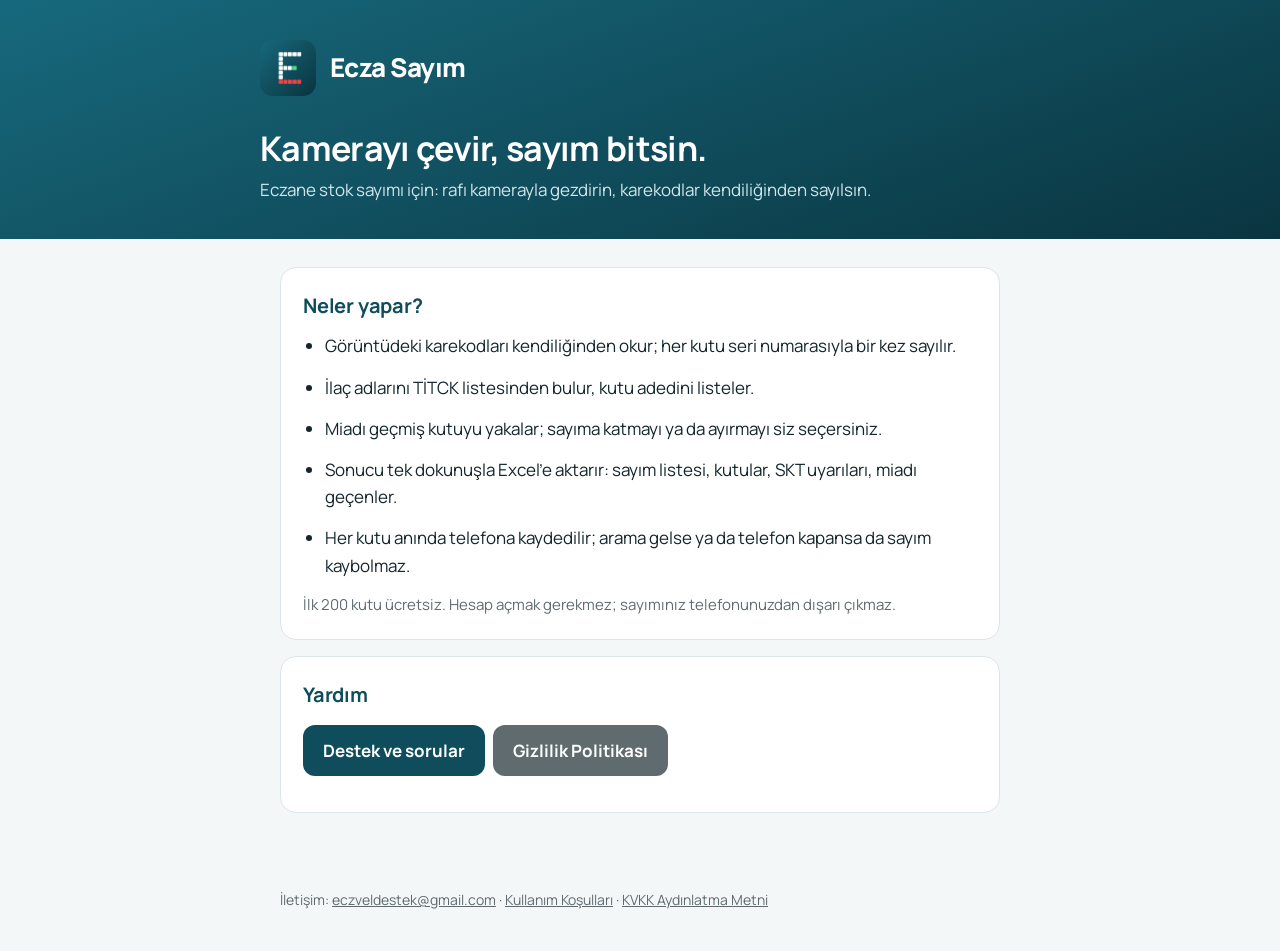
<file: index.html>
<!doctype html>
<html lang="tr">
<head>
<meta charset="utf-8">
<meta name="viewport" content="width=device-width, initial-scale=1">
<title>Ecza Sayım</title>
<meta name="description" content="Eczane stok sayımı: kamerayı rafa tutun, karekodlar kendiliğinden sayılsın, sonucu Excel'e aktarın.">
<link rel="icon" href="simge.png">
<link rel="preconnect" href="https://fonts.googleapis.com">
<link href="https://fonts.googleapis.com/css2?family=Manrope:wght@500;700;800&display=swap" rel="stylesheet">
<link rel="stylesheet" href="stil.css">
</head>
<body>
<header>
  <div class="ic">
    <a href="./"><img src="simge.png" alt=""><span class="ad">Ecza Sayım</span></a>
    <h1>Kamerayı çevir, sayım bitsin.</h1>
    <p>Eczane stok sayımı için: rafı kamerayla gezdirin, karekodlar kendiliğinden sayılsın.</p>
  </div>
</header>
<main>
  <section>
    <h2>Neler yapar?</h2>
    <ul>
      <li>Görüntüdeki karekodları kendiliğinden okur; her kutu seri numarasıyla bir kez sayılır.</li>
      <li>İlaç adlarını TİTCK listesinden bulur, kutu adedini listeler.</li>
      <li>Miadı geçmiş kutuyu yakalar; sayıma katmayı ya da ayırmayı siz seçersiniz.</li>
      <li>Sonucu tek dokunuşla Excel'e aktarır: sayım listesi, kutular, SKT uyarıları, miadı geçenler.</li>
      <li>Her kutu anında telefona kaydedilir; arama gelse ya da telefon kapansa da sayım kaybolmaz.</li>
    </ul>
    <p class="not">İlk 200 kutu ücretsiz. Hesap açmak gerekmez; sayımınız telefonunuzdan dışarı çıkmaz.</p>
  </section>
  <section>
    <h2>Yardım</h2>
    <p><a class="dugme" href="destek.html">Destek ve sorular</a><a class="dugme" href="gizlilik.html" style="background:#5F6B6E">Gizlilik Politikası</a></p>
  </section>
</main>
<footer>İletişim: <a href="mailto:eczveldestek@gmail.com">eczveldestek@gmail.com</a> · <a href="kosullar.html">Kullanım Koşulları</a> · <a href="aydinlatma.html">KVKK Aydınlatma Metni</a></footer>
</body>
</html>
</file>
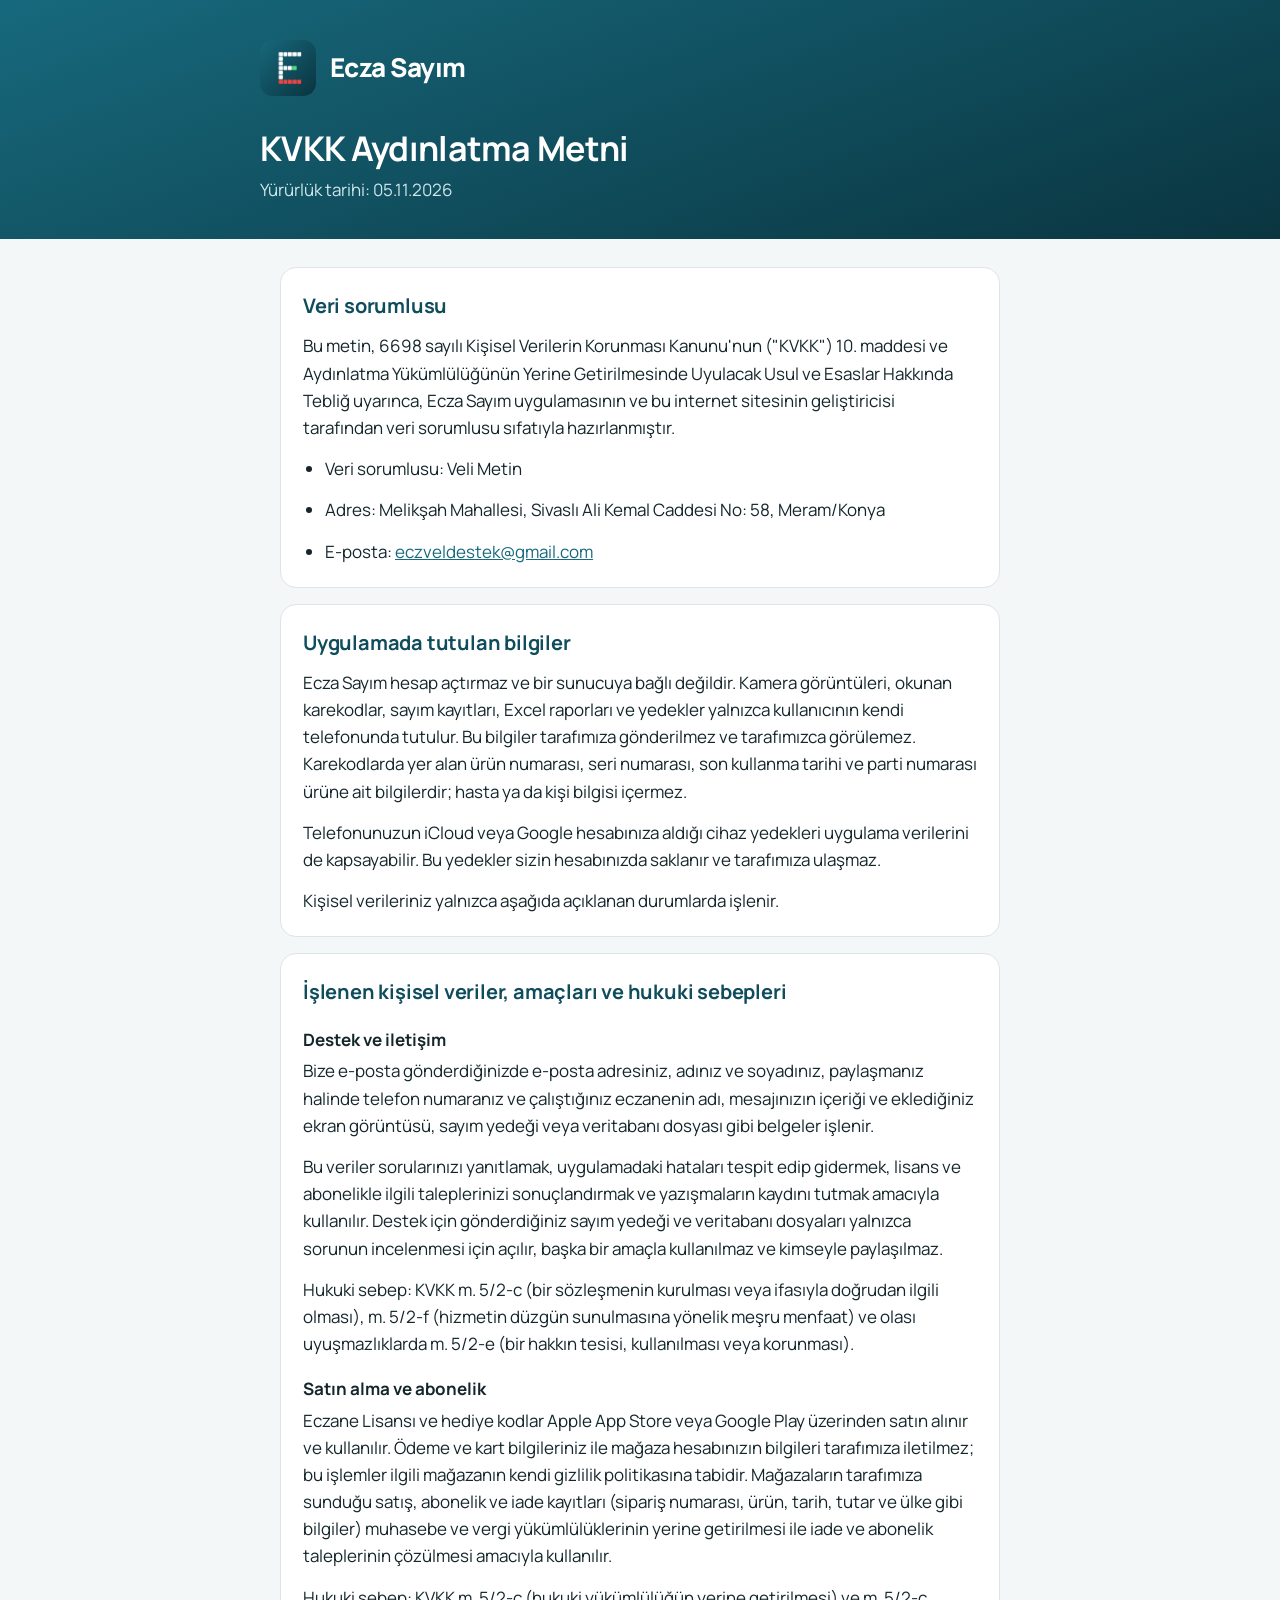
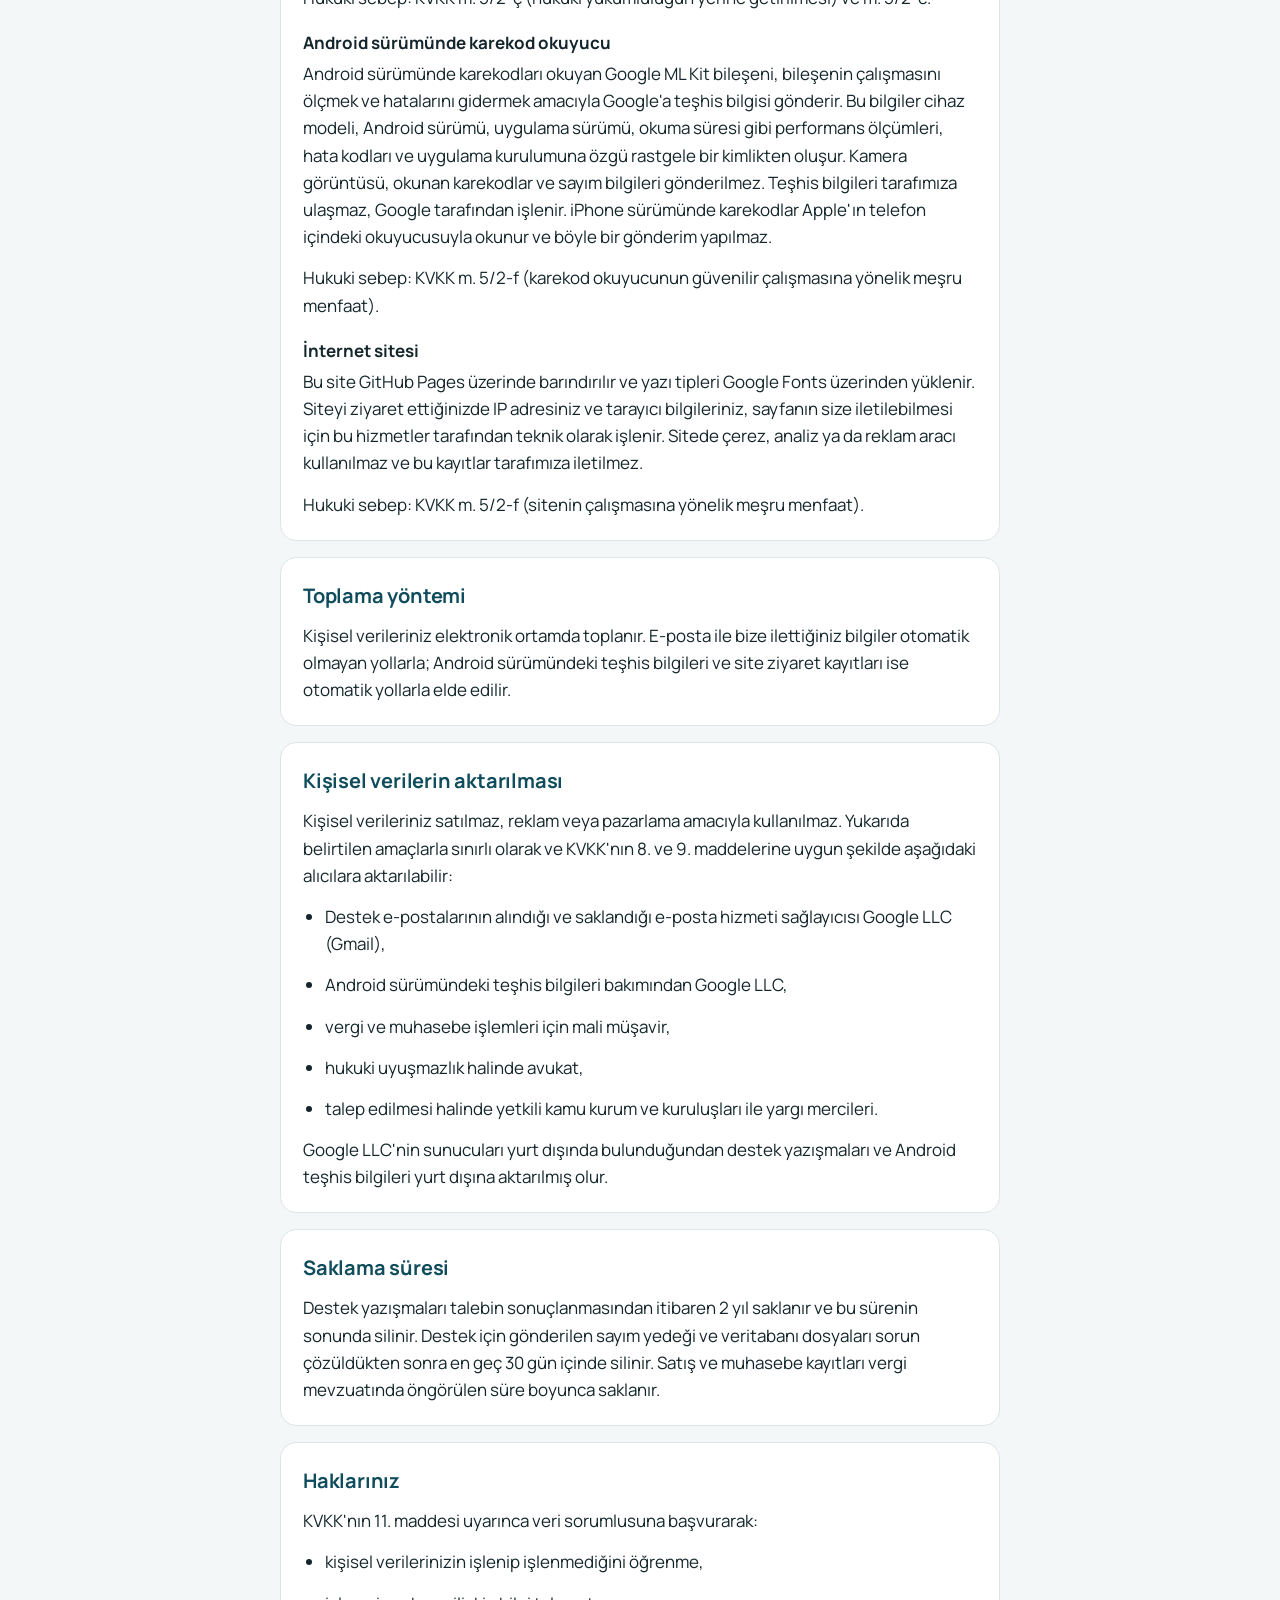
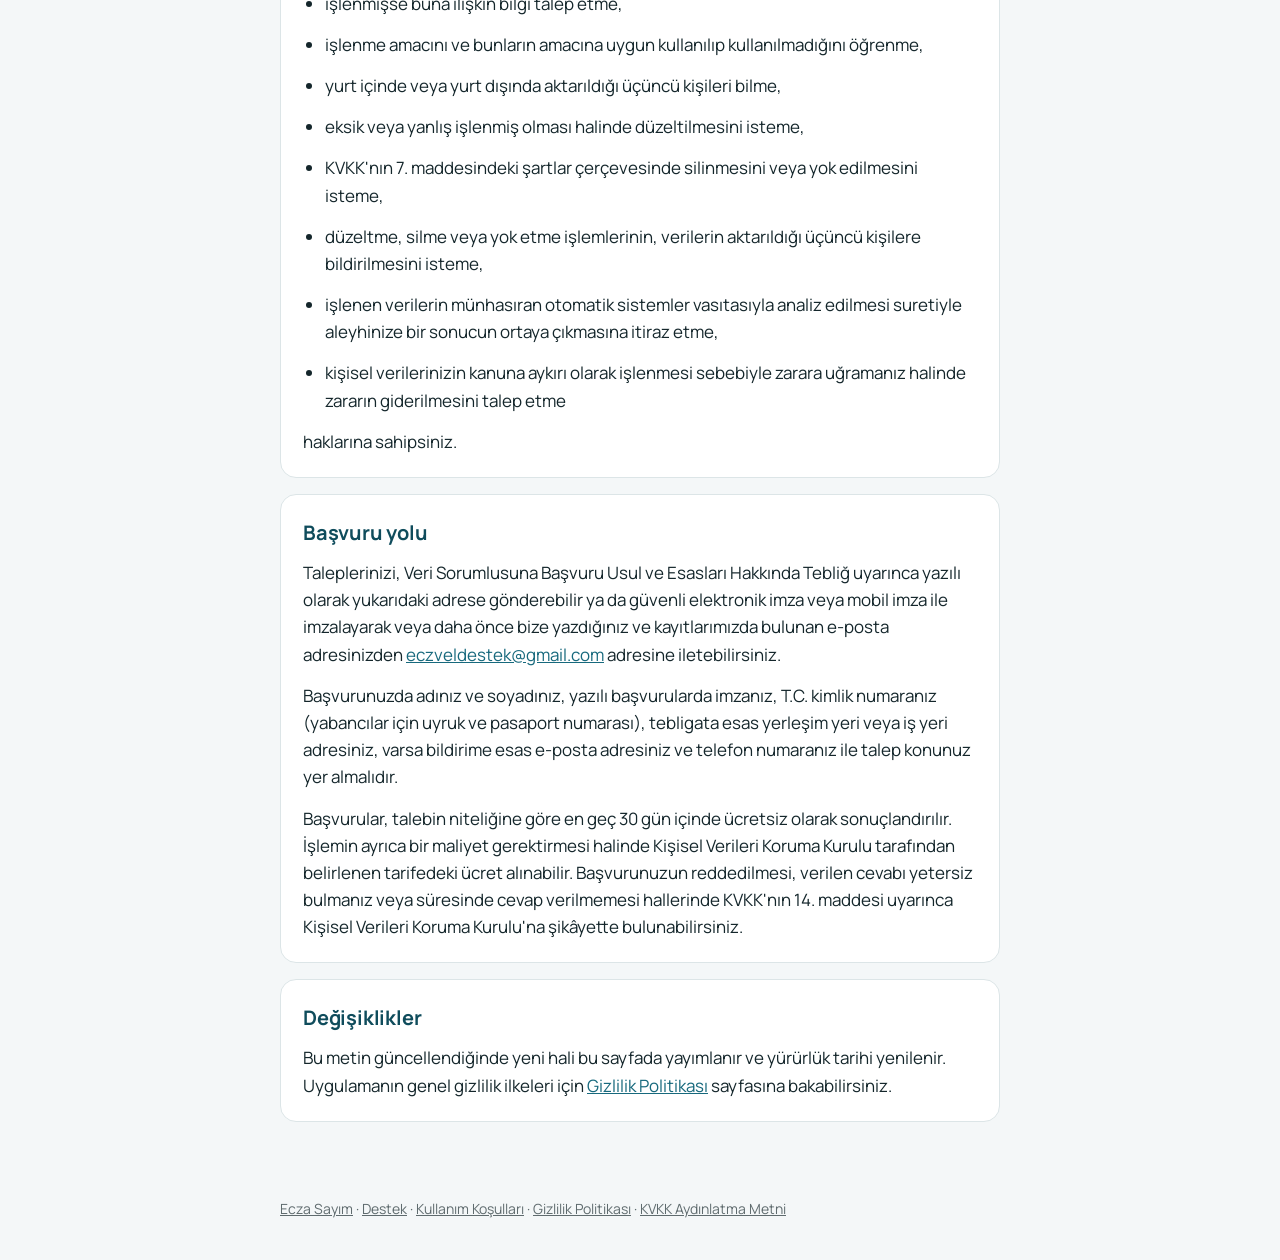
<file: aydinlatma.html>
<!doctype html>
<html lang="tr">
<head>
<meta charset="utf-8">
<meta name="viewport" content="width=device-width, initial-scale=1">
<title>KVKK Aydınlatma Metni · Ecza Sayım</title>
<meta name="description" content="Ecza Sayım uygulaması ve internet sitesi için 6698 sayılı Kişisel Verilerin Korunması Kanunu kapsamında aydınlatma metni.">
<link rel="icon" href="simge.png">
<link rel="preconnect" href="https://fonts.googleapis.com">
<link href="https://fonts.googleapis.com/css2?family=Manrope:wght@500;700;800&display=swap" rel="stylesheet">
<link rel="stylesheet" href="stil.css">
</head>
<body>
<header>
  <div class="ic">
    <a href="./"><img src="simge.png" alt=""><span class="ad">Ecza Sayım</span></a>
    <h1>KVKK Aydınlatma Metni</h1>
    <p>Yürürlük tarihi: 05.11.2026</p>
  </div>
</header>
<main>
  <section>
    <h2>Veri sorumlusu</h2>
    <p>Bu metin, 6698 sayılı Kişisel Verilerin Korunması Kanunu'nun ("KVKK") 10. maddesi ve Aydınlatma Yükümlülüğünün Yerine Getirilmesinde Uyulacak Usul ve Esaslar Hakkında Tebliğ uyarınca, Ecza Sayım uygulamasının ve bu internet sitesinin geliştiricisi tarafından veri sorumlusu sıfatıyla hazırlanmıştır.</p>
    <ul>
      <li>Veri sorumlusu: Veli Metin</li>
      <li>Adres: Melikşah Mahallesi, Sivaslı Ali Kemal Caddesi No: 58, Meram/Konya</li>
      <li>E-posta: <a href="mailto:eczveldestek@gmail.com">eczveldestek@gmail.com</a></li>
    </ul>
  </section>

  <section>
    <h2>Uygulamada tutulan bilgiler</h2>
    <p>Ecza Sayım hesap açtırmaz ve bir sunucuya bağlı değildir. Kamera görüntüleri, okunan karekodlar, sayım kayıtları, Excel raporları ve yedekler yalnızca kullanıcının kendi telefonunda tutulur. Bu bilgiler tarafımıza gönderilmez ve tarafımızca görülemez. Karekodlarda yer alan ürün numarası, seri numarası, son kullanma tarihi ve parti numarası ürüne ait bilgilerdir; hasta ya da kişi bilgisi içermez.</p>
    <p>Telefonunuzun iCloud veya Google hesabınıza aldığı cihaz yedekleri uygulama verilerini de kapsayabilir. Bu yedekler sizin hesabınızda saklanır ve tarafımıza ulaşmaz.</p>
    <p>Kişisel verileriniz yalnızca aşağıda açıklanan durumlarda işlenir.</p>
  </section>

  <section>
    <h2>İşlenen kişisel veriler, amaçları ve hukuki sebepleri</h2>

    <h3>Destek ve iletişim</h3>
    <p>Bize e-posta gönderdiğinizde e-posta adresiniz, adınız ve soyadınız, paylaşmanız halinde telefon numaranız ve çalıştığınız eczanenin adı, mesajınızın içeriği ve eklediğiniz ekran görüntüsü, sayım yedeği veya veritabanı dosyası gibi belgeler işlenir.</p>
    <p>Bu veriler sorularınızı yanıtlamak, uygulamadaki hataları tespit edip gidermek, lisans ve abonelikle ilgili taleplerinizi sonuçlandırmak ve yazışmaların kaydını tutmak amacıyla kullanılır. Destek için gönderdiğiniz sayım yedeği ve veritabanı dosyaları yalnızca sorunun incelenmesi için açılır, başka bir amaçla kullanılmaz ve kimseyle paylaşılmaz.</p>
    <p>Hukuki sebep: KVKK m. 5/2-c (bir sözleşmenin kurulması veya ifasıyla doğrudan ilgili olması), m. 5/2-f (hizmetin düzgün sunulmasına yönelik meşru menfaat) ve olası uyuşmazlıklarda m. 5/2-e (bir hakkın tesisi, kullanılması veya korunması).</p>

    <h3>Satın alma ve abonelik</h3>
    <p>Eczane Lisansı ve hediye kodlar Apple App Store veya Google Play üzerinden satın alınır ve kullanılır. Ödeme ve kart bilgileriniz ile mağaza hesabınızın bilgileri tarafımıza iletilmez; bu işlemler ilgili mağazanın kendi gizlilik politikasına tabidir. Mağazaların tarafımıza sunduğu satış, abonelik ve iade kayıtları (sipariş numarası, ürün, tarih, tutar ve ülke gibi bilgiler) muhasebe ve vergi yükümlülüklerinin yerine getirilmesi ile iade ve abonelik taleplerinin çözülmesi amacıyla kullanılır.</p>
    <p>Hukuki sebep: KVKK m. 5/2-ç (hukuki yükümlülüğün yerine getirilmesi) ve m. 5/2-c.</p>

    <h3>Android sürümünde karekod okuyucu</h3>
    <p>Android sürümünde karekodları okuyan Google ML Kit bileşeni, bileşenin çalışmasını ölçmek ve hatalarını gidermek amacıyla Google'a teşhis bilgisi gönderir. Bu bilgiler cihaz modeli, Android sürümü, uygulama sürümü, okuma süresi gibi performans ölçümleri, hata kodları ve uygulama kurulumuna özgü rastgele bir kimlikten oluşur. Kamera görüntüsü, okunan karekodlar ve sayım bilgileri gönderilmez. Teşhis bilgileri tarafımıza ulaşmaz, Google tarafından işlenir. iPhone sürümünde karekodlar Apple'ın telefon içindeki okuyucusuyla okunur ve böyle bir gönderim yapılmaz.</p>
    <p>Hukuki sebep: KVKK m. 5/2-f (karekod okuyucunun güvenilir çalışmasına yönelik meşru menfaat).</p>

    <h3>İnternet sitesi</h3>
    <p>Bu site GitHub Pages üzerinde barındırılır ve yazı tipleri Google Fonts üzerinden yüklenir. Siteyi ziyaret ettiğinizde IP adresiniz ve tarayıcı bilgileriniz, sayfanın size iletilebilmesi için bu hizmetler tarafından teknik olarak işlenir. Sitede çerez, analiz ya da reklam aracı kullanılmaz ve bu kayıtlar tarafımıza iletilmez.</p>
    <p>Hukuki sebep: KVKK m. 5/2-f (sitenin çalışmasına yönelik meşru menfaat).</p>
  </section>

  <section>
    <h2>Toplama yöntemi</h2>
    <p>Kişisel verileriniz elektronik ortamda toplanır. E-posta ile bize ilettiğiniz bilgiler otomatik olmayan yollarla; Android sürümündeki teşhis bilgileri ve site ziyaret kayıtları ise otomatik yollarla elde edilir.</p>
  </section>

  <section>
    <h2>Kişisel verilerin aktarılması</h2>
    <p>Kişisel verileriniz satılmaz, reklam veya pazarlama amacıyla kullanılmaz. Yukarıda belirtilen amaçlarla sınırlı olarak ve KVKK'nın 8. ve 9. maddelerine uygun şekilde aşağıdaki alıcılara aktarılabilir:</p>
    <ul>
      <li>Destek e-postalarının alındığı ve saklandığı e-posta hizmeti sağlayıcısı Google LLC (Gmail),</li>
      <li>Android sürümündeki teşhis bilgileri bakımından Google LLC,</li>
      <li>vergi ve muhasebe işlemleri için mali müşavir,</li>
      <li>hukuki uyuşmazlık halinde avukat,</li>
      <li>talep edilmesi halinde yetkili kamu kurum ve kuruluşları ile yargı mercileri.</li>
    </ul>
    <p>Google LLC'nin sunucuları yurt dışında bulunduğundan destek yazışmaları ve Android teşhis bilgileri yurt dışına aktarılmış olur.</p>
  </section>

  <section>
    <h2>Saklama süresi</h2>
    <p>Destek yazışmaları talebin sonuçlanmasından itibaren 2 yıl saklanır ve bu sürenin sonunda silinir. Destek için gönderilen sayım yedeği ve veritabanı dosyaları sorun çözüldükten sonra en geç 30 gün içinde silinir. Satış ve muhasebe kayıtları vergi mevzuatında öngörülen süre boyunca saklanır.</p>
  </section>

  <section>
    <h2>Haklarınız</h2>
    <p>KVKK'nın 11. maddesi uyarınca veri sorumlusuna başvurarak:</p>
    <ul>
      <li>kişisel verilerinizin işlenip işlenmediğini öğrenme,</li>
      <li>işlenmişse buna ilişkin bilgi talep etme,</li>
      <li>işlenme amacını ve bunların amacına uygun kullanılıp kullanılmadığını öğrenme,</li>
      <li>yurt içinde veya yurt dışında aktarıldığı üçüncü kişileri bilme,</li>
      <li>eksik veya yanlış işlenmiş olması halinde düzeltilmesini isteme,</li>
      <li>KVKK'nın 7. maddesindeki şartlar çerçevesinde silinmesini veya yok edilmesini isteme,</li>
      <li>düzeltme, silme veya yok etme işlemlerinin, verilerin aktarıldığı üçüncü kişilere bildirilmesini isteme,</li>
      <li>işlenen verilerin münhasıran otomatik sistemler vasıtasıyla analiz edilmesi suretiyle aleyhinize bir sonucun ortaya çıkmasına itiraz etme,</li>
      <li>kişisel verilerinizin kanuna aykırı olarak işlenmesi sebebiyle zarara uğramanız halinde zararın giderilmesini talep etme</li>
    </ul>
    <p>haklarına sahipsiniz.</p>
  </section>

  <section>
    <h2>Başvuru yolu</h2>
    <p>Taleplerinizi, Veri Sorumlusuna Başvuru Usul ve Esasları Hakkında Tebliğ uyarınca yazılı olarak yukarıdaki adrese gönderebilir ya da güvenli elektronik imza veya mobil imza ile imzalayarak veya daha önce bize yazdığınız ve kayıtlarımızda bulunan e-posta adresinizden <a href="mailto:eczveldestek@gmail.com">eczveldestek@gmail.com</a> adresine iletebilirsiniz.</p>
    <p>Başvurunuzda adınız ve soyadınız, yazılı başvurularda imzanız, T.C. kimlik numaranız (yabancılar için uyruk ve pasaport numarası), tebligata esas yerleşim yeri veya iş yeri adresiniz, varsa bildirime esas e-posta adresiniz ve telefon numaranız ile talep konunuz yer almalıdır.</p>
    <p>Başvurular, talebin niteliğine göre en geç 30 gün içinde ücretsiz olarak sonuçlandırılır. İşlemin ayrıca bir maliyet gerektirmesi halinde Kişisel Verileri Koruma Kurulu tarafından belirlenen tarifedeki ücret alınabilir. Başvurunuzun reddedilmesi, verilen cevabı yetersiz bulmanız veya süresinde cevap verilmemesi hallerinde KVKK'nın 14. maddesi uyarınca Kişisel Verileri Koruma Kurulu'na şikâyette bulunabilirsiniz.</p>
  </section>

  <section>
    <h2>Değişiklikler</h2>
    <p>Bu metin güncellendiğinde yeni hali bu sayfada yayımlanır ve yürürlük tarihi yenilenir. Uygulamanın genel gizlilik ilkeleri için <a href="gizlilik.html">Gizlilik Politikası</a> sayfasına bakabilirsiniz.</p>
  </section>
</main>
<footer><a href="./">Ecza Sayım</a> · <a href="destek.html">Destek</a> · <a href="kosullar.html">Kullanım Koşulları</a> · <a href="gizlilik.html">Gizlilik Politikası</a> · <a href="aydinlatma.html">KVKK Aydınlatma Metni</a></footer>
</body>
</html>
</file>
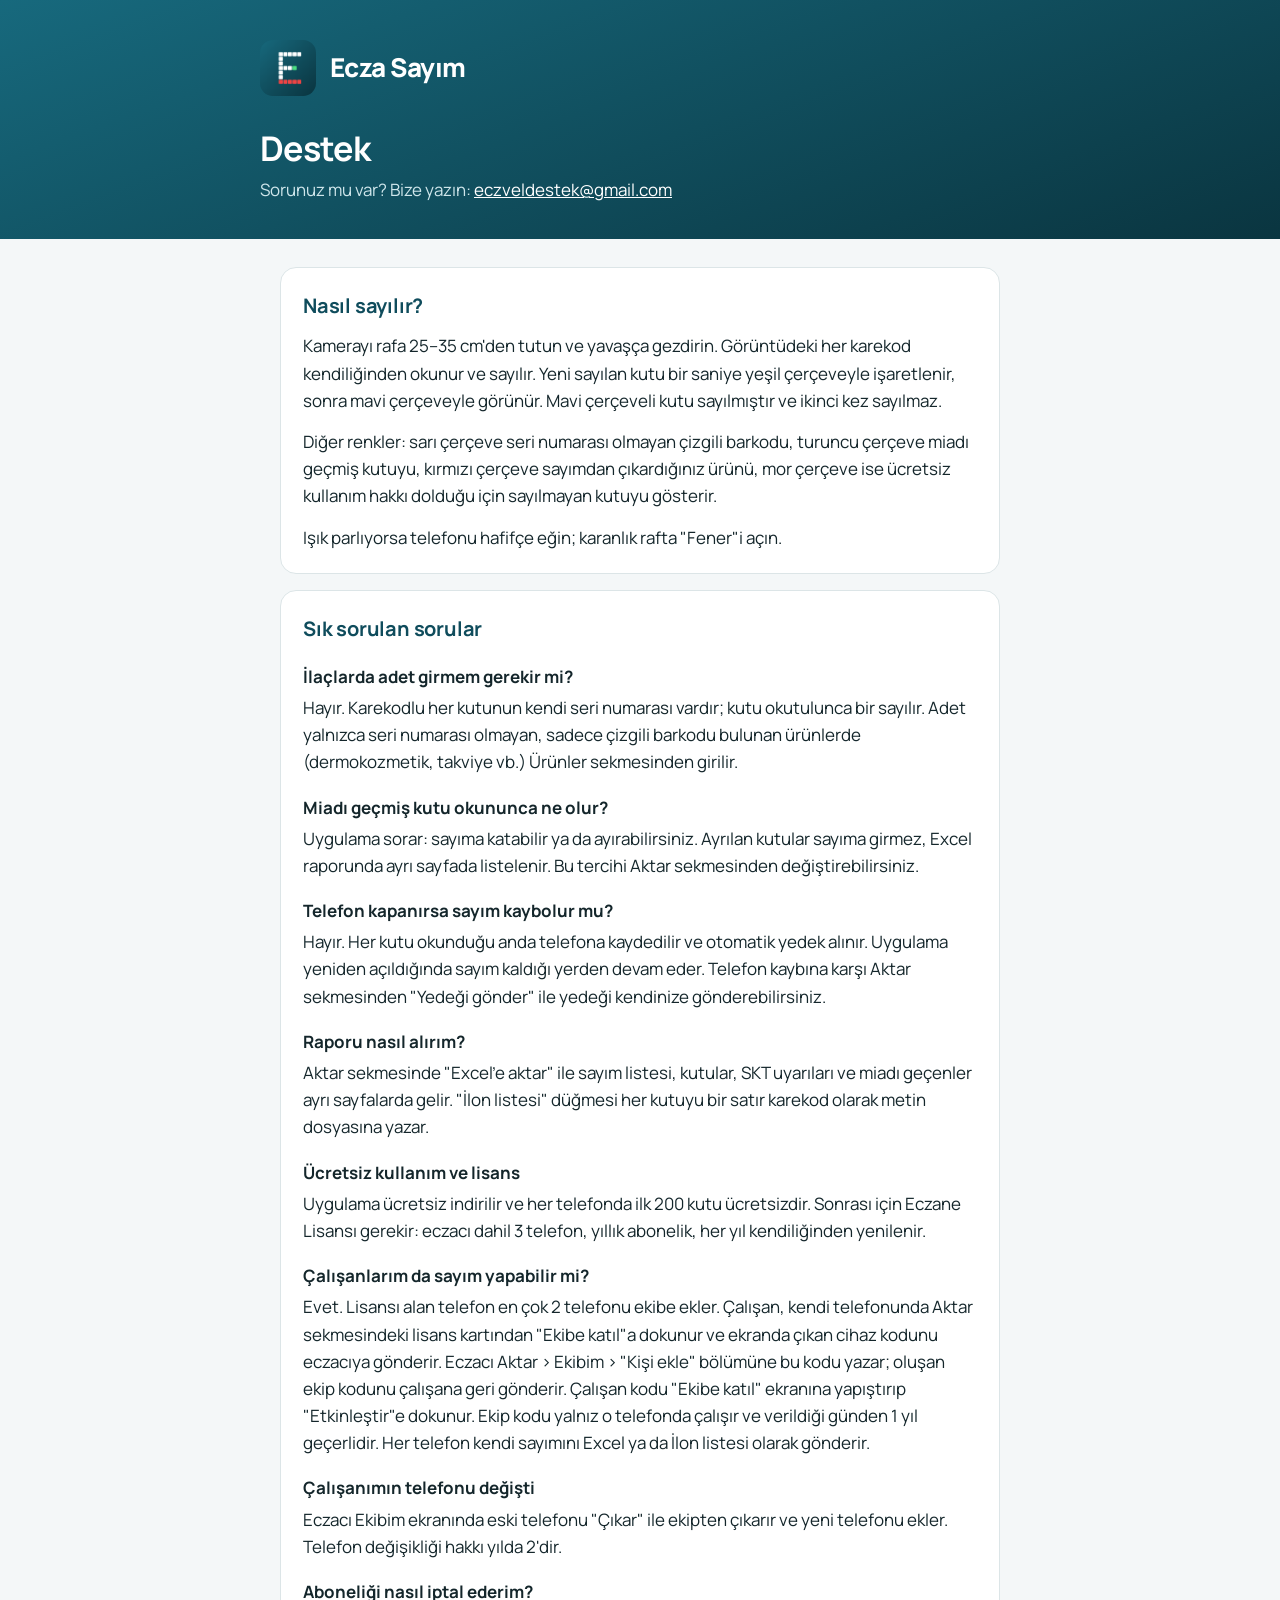
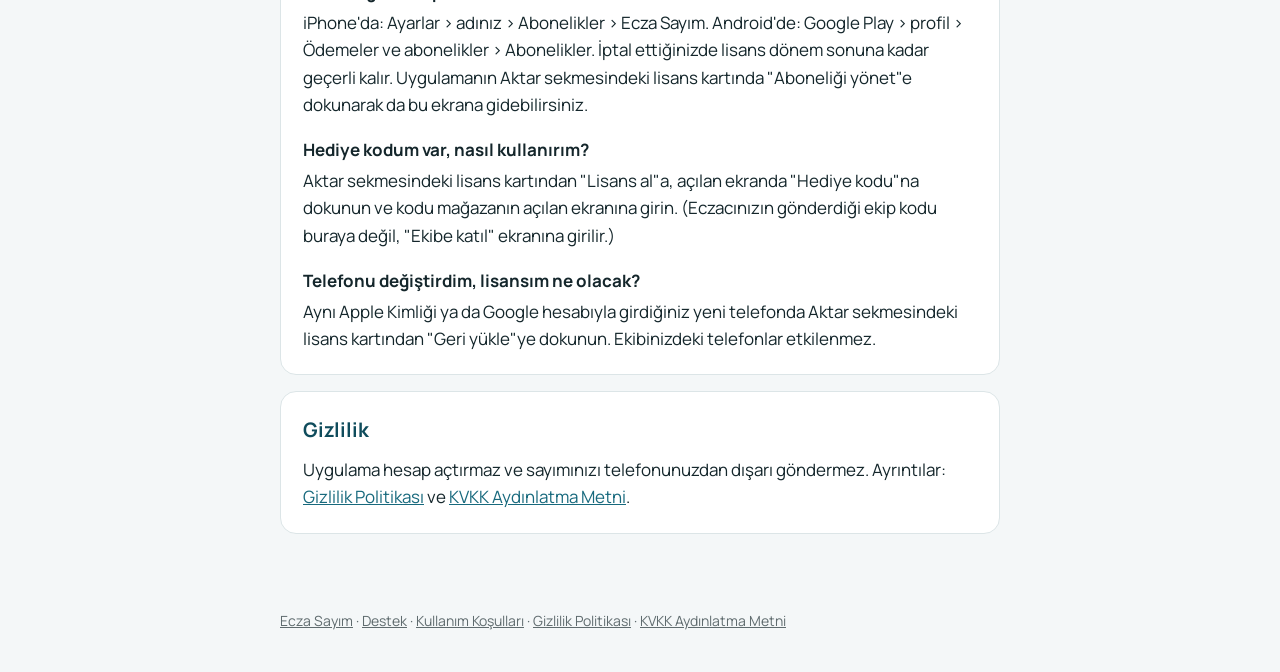
<file: destek.html>
<!doctype html>
<html lang="tr">
<head>
<meta charset="utf-8">
<meta name="viewport" content="width=device-width, initial-scale=1">
<title>Destek · Ecza Sayım</title>
<meta name="description" content="Ecza Sayım destek ve sık sorulan sorular.">
<link rel="icon" href="simge.png">
<link rel="preconnect" href="https://fonts.googleapis.com">
<link href="https://fonts.googleapis.com/css2?family=Manrope:wght@500;700;800&display=swap" rel="stylesheet">
<link rel="stylesheet" href="stil.css">
</head>
<body>
<header>
  <div class="ic">
    <a href="./"><img src="simge.png" alt=""><span class="ad">Ecza Sayım</span></a>
    <h1>Destek</h1>
    <p>Sorunuz mu var? Bize yazın: <a href="mailto:eczveldestek@gmail.com" style="text-decoration:underline">eczveldestek@gmail.com</a></p>
  </div>
</header>
<main>
  <section>
    <h2>Nasıl sayılır?</h2>
    <p>Kamerayı rafa 25–35 cm'den tutun ve yavaşça gezdirin. Görüntüdeki her karekod kendiliğinden okunur ve sayılır. Yeni sayılan kutu bir saniye yeşil çerçeveyle işaretlenir, sonra mavi çerçeveyle görünür. Mavi çerçeveli kutu sayılmıştır ve ikinci kez sayılmaz.</p>
    <p>Diğer renkler: sarı çerçeve seri numarası olmayan çizgili barkodu, turuncu çerçeve miadı geçmiş kutuyu, kırmızı çerçeve sayımdan çıkardığınız ürünü, mor çerçeve ise ücretsiz kullanım hakkı dolduğu için sayılmayan kutuyu gösterir.</p>
    <p>Işık parlıyorsa telefonu hafifçe eğin; karanlık rafta "Fener"i açın.</p>
  </section>

  <section>
    <h2>Sık sorulan sorular</h2>
    <h3>İlaçlarda adet girmem gerekir mi?</h3>
    <p>Hayır. Karekodlu her kutunun kendi seri numarası vardır; kutu okutulunca bir sayılır. Adet yalnızca seri numarası olmayan, sadece çizgili barkodu bulunan ürünlerde (dermokozmetik, takviye vb.) Ürünler sekmesinden girilir.</p>
    <h3>Miadı geçmiş kutu okununca ne olur?</h3>
    <p>Uygulama sorar: sayıma katabilir ya da ayırabilirsiniz. Ayrılan kutular sayıma girmez, Excel raporunda ayrı sayfada listelenir. Bu tercihi Aktar sekmesinden değiştirebilirsiniz.</p>
    <h3>Telefon kapanırsa sayım kaybolur mu?</h3>
    <p>Hayır. Her kutu okunduğu anda telefona kaydedilir ve otomatik yedek alınır. Uygulama yeniden açıldığında sayım kaldığı yerden devam eder. Telefon kaybına karşı Aktar sekmesinden "Yedeği gönder" ile yedeği kendinize gönderebilirsiniz.</p>
    <h3>Raporu nasıl alırım?</h3>
    <p>Aktar sekmesinde "Excel'e aktar" ile sayım listesi, kutular, SKT uyarıları ve miadı geçenler ayrı sayfalarda gelir. "İlon listesi" düğmesi her kutuyu bir satır karekod olarak metin dosyasına yazar.</p>
    <h3>Ücretsiz kullanım ve lisans</h3>
    <p>Uygulama ücretsiz indirilir ve her telefonda ilk 200 kutu ücretsizdir. Sonrası için Eczane Lisansı gerekir: eczacı dahil 3 telefon, yıllık abonelik, her yıl kendiliğinden yenilenir.</p>
    <h3>Çalışanlarım da sayım yapabilir mi?</h3>
    <p>Evet. Lisansı alan telefon en çok 2 telefonu ekibe ekler. Çalışan, kendi telefonunda Aktar sekmesindeki lisans kartından "Ekibe katıl"a dokunur ve ekranda çıkan cihaz kodunu eczacıya gönderir. Eczacı Aktar › Ekibim › "Kişi ekle" bölümüne bu kodu yazar; oluşan ekip kodunu çalışana geri gönderir. Çalışan kodu "Ekibe katıl" ekranına yapıştırıp "Etkinleştir"e dokunur. Ekip kodu yalnız o telefonda çalışır ve verildiği günden 1 yıl geçerlidir. Her telefon kendi sayımını Excel ya da İlon listesi olarak gönderir.</p>
    <h3>Çalışanımın telefonu değişti</h3>
    <p>Eczacı Ekibim ekranında eski telefonu "Çıkar" ile ekipten çıkarır ve yeni telefonu ekler. Telefon değişikliği hakkı yılda 2'dir.</p>
    <h3>Aboneliği nasıl iptal ederim?</h3>
    <p>iPhone'da: Ayarlar › adınız › Abonelikler › Ecza Sayım. Android'de: Google Play › profil › Ödemeler ve abonelikler › Abonelikler. İptal ettiğinizde lisans dönem sonuna kadar geçerli kalır. Uygulamanın Aktar sekmesindeki lisans kartında "Aboneliği yönet"e dokunarak da bu ekrana gidebilirsiniz.</p>
    <h3>Hediye kodum var, nasıl kullanırım?</h3>
    <p>Aktar sekmesindeki lisans kartından "Lisans al"a, açılan ekranda "Hediye kodu"na dokunun ve kodu mağazanın açılan ekranına girin. (Eczacınızın gönderdiği ekip kodu buraya değil, "Ekibe katıl" ekranına girilir.)</p>
    <h3>Telefonu değiştirdim, lisansım ne olacak?</h3>
    <p>Aynı Apple Kimliği ya da Google hesabıyla girdiğiniz yeni telefonda Aktar sekmesindeki lisans kartından "Geri yükle"ye dokunun. Ekibinizdeki telefonlar etkilenmez.</p>
  </section>

  <section>
    <h2>Gizlilik</h2>
    <p>Uygulama hesap açtırmaz ve sayımınızı telefonunuzdan dışarı göndermez. Ayrıntılar: <a href="gizlilik.html">Gizlilik Politikası</a> ve <a href="aydinlatma.html">KVKK Aydınlatma Metni</a>.</p>
  </section>
</main>
<footer><a href="./">Ecza Sayım</a> · <a href="destek.html">Destek</a> · <a href="kosullar.html">Kullanım Koşulları</a> · <a href="gizlilik.html">Gizlilik Politikası</a> · <a href="aydinlatma.html">KVKK Aydınlatma Metni</a></footer>
</body>
</html>
</file>
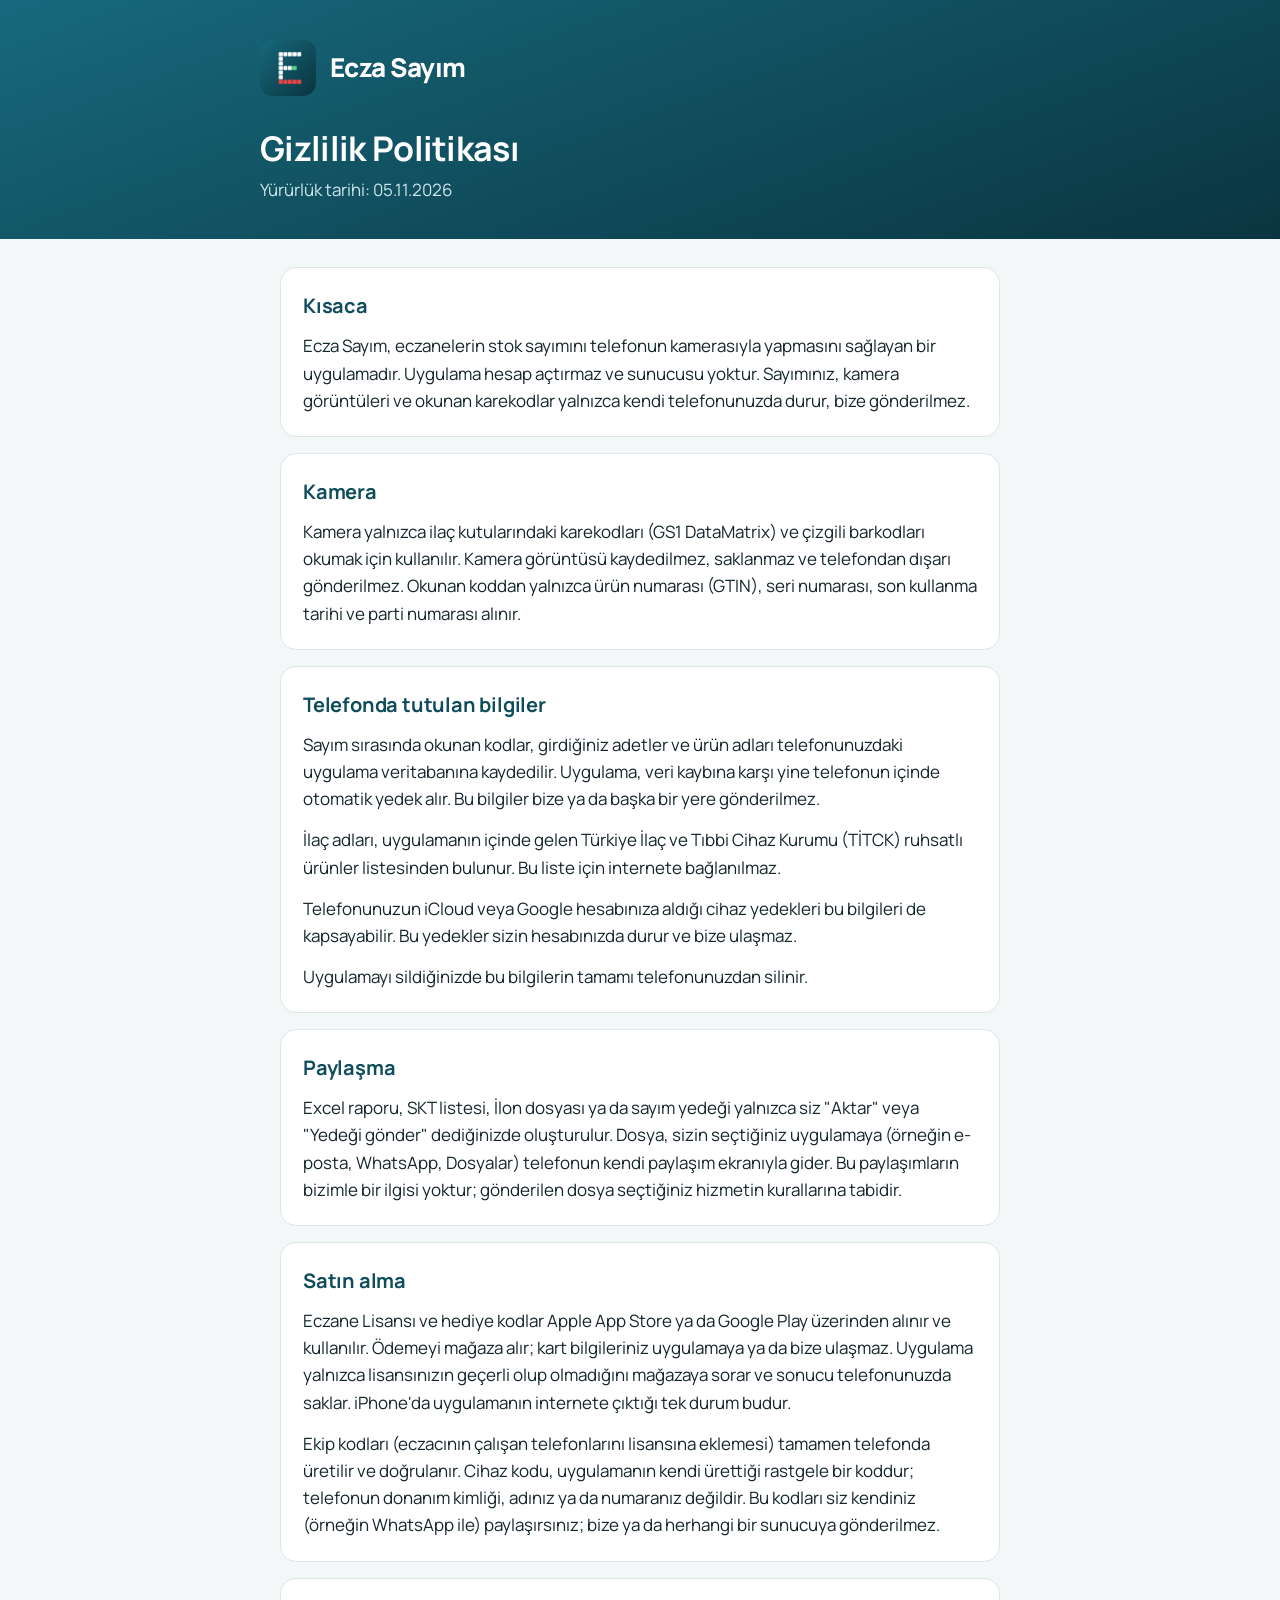
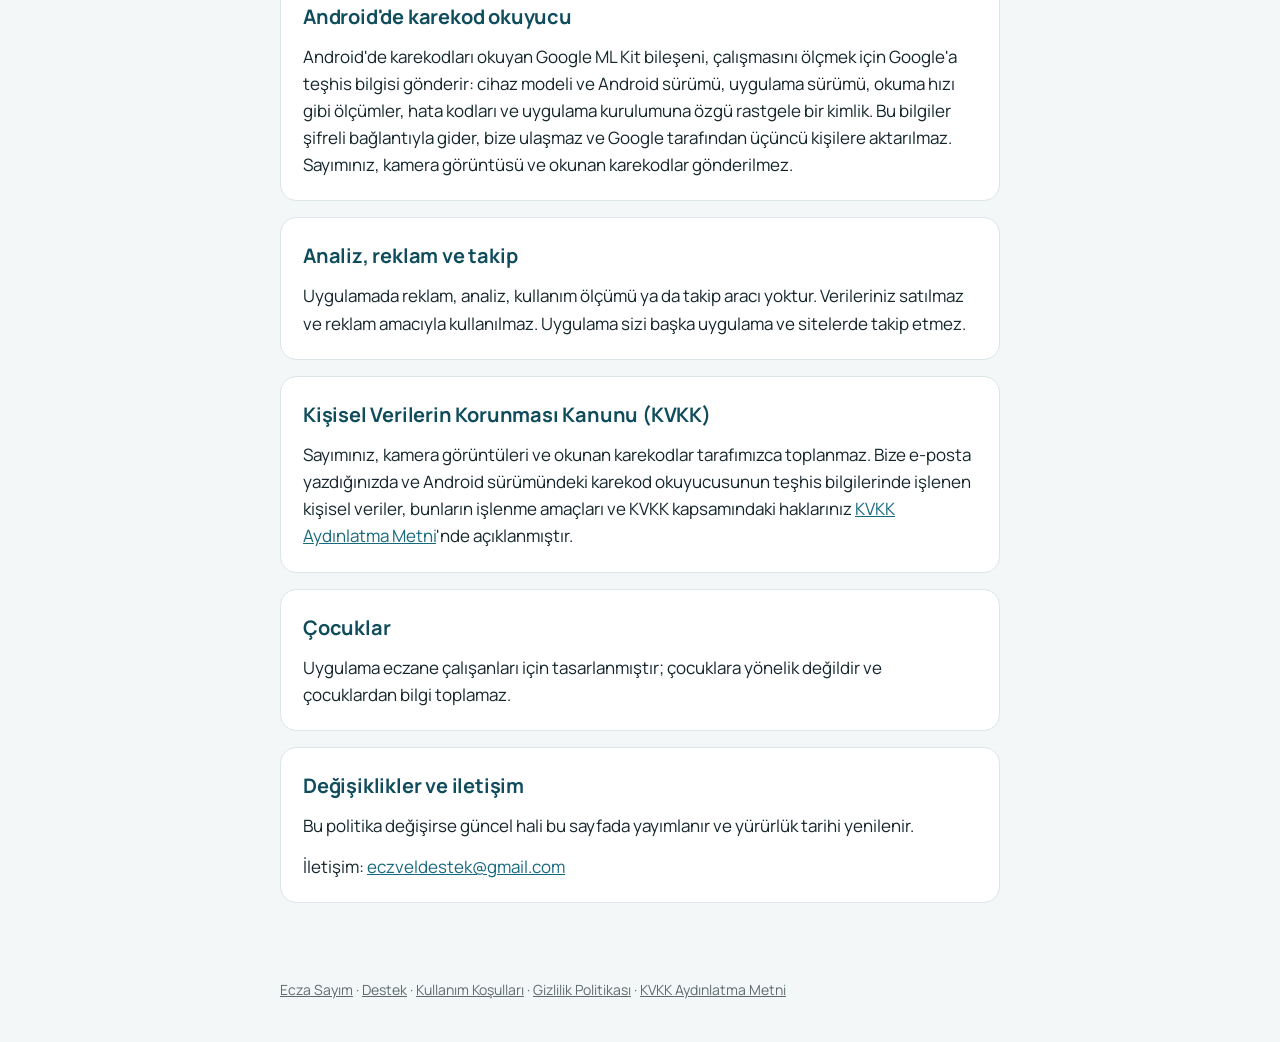
<file: gizlilik.html>
<!doctype html>
<html lang="tr">
<head>
<meta charset="utf-8">
<meta name="viewport" content="width=device-width, initial-scale=1">
<title>Gizlilik Politikası · Ecza Sayım</title>
<meta name="description" content="Ecza Sayım uygulamasının gizlilik politikası.">
<link rel="icon" href="simge.png">
<link rel="preconnect" href="https://fonts.googleapis.com">
<link href="https://fonts.googleapis.com/css2?family=Manrope:wght@500;700;800&display=swap" rel="stylesheet">
<link rel="stylesheet" href="stil.css">
</head>
<body>
<header>
  <div class="ic">
    <a href="./"><img src="simge.png" alt=""><span class="ad">Ecza Sayım</span></a>
    <h1>Gizlilik Politikası</h1>
    <p>Yürürlük tarihi: 05.11.2026</p>
  </div>
</header>
<main>
  <section>
    <h2>Kısaca</h2>
    <p>Ecza Sayım, eczanelerin stok sayımını telefonun kamerasıyla yapmasını sağlayan bir uygulamadır. Uygulama hesap açtırmaz ve sunucusu yoktur. Sayımınız, kamera görüntüleri ve okunan karekodlar yalnızca kendi telefonunuzda durur, bize gönderilmez.</p>
  </section>

  <section>
    <h2>Kamera</h2>
    <p>Kamera yalnızca ilaç kutularındaki karekodları (GS1 DataMatrix) ve çizgili barkodları okumak için kullanılır. Kamera görüntüsü kaydedilmez, saklanmaz ve telefondan dışarı gönderilmez. Okunan koddan yalnızca ürün numarası (GTIN), seri numarası, son kullanma tarihi ve parti numarası alınır.</p>
  </section>

  <section>
    <h2>Telefonda tutulan bilgiler</h2>
    <p>Sayım sırasında okunan kodlar, girdiğiniz adetler ve ürün adları telefonunuzdaki uygulama veritabanına kaydedilir. Uygulama, veri kaybına karşı yine telefonun içinde otomatik yedek alır. Bu bilgiler bize ya da başka bir yere gönderilmez.</p>
    <p>İlaç adları, uygulamanın içinde gelen Türkiye İlaç ve Tıbbi Cihaz Kurumu (TİTCK) ruhsatlı ürünler listesinden bulunur. Bu liste için internete bağlanılmaz.</p>
    <p>Telefonunuzun iCloud veya Google hesabınıza aldığı cihaz yedekleri bu bilgileri de kapsayabilir. Bu yedekler sizin hesabınızda durur ve bize ulaşmaz.</p>
    <p>Uygulamayı sildiğinizde bu bilgilerin tamamı telefonunuzdan silinir.</p>
  </section>

  <section>
    <h2>Paylaşma</h2>
    <p>Excel raporu, SKT listesi, İlon dosyası ya da sayım yedeği yalnızca siz "Aktar" veya "Yedeği gönder" dediğinizde oluşturulur. Dosya, sizin seçtiğiniz uygulamaya (örneğin e-posta, WhatsApp, Dosyalar) telefonun kendi paylaşım ekranıyla gider. Bu paylaşımların bizimle bir ilgisi yoktur; gönderilen dosya seçtiğiniz hizmetin kurallarına tabidir.</p>
  </section>

  <section>
    <h2>Satın alma</h2>
    <p>Eczane Lisansı ve hediye kodlar Apple App Store ya da Google Play üzerinden alınır ve kullanılır. Ödemeyi mağaza alır; kart bilgileriniz uygulamaya ya da bize ulaşmaz. Uygulama yalnızca lisansınızın geçerli olup olmadığını mağazaya sorar ve sonucu telefonunuzda saklar. iPhone'da uygulamanın internete çıktığı tek durum budur.</p>
    <p>Ekip kodları (eczacının çalışan telefonlarını lisansına eklemesi) tamamen telefonda üretilir ve doğrulanır. Cihaz kodu, uygulamanın kendi ürettiği rastgele bir koddur; telefonun donanım kimliği, adınız ya da numaranız değildir. Bu kodları siz kendiniz (örneğin WhatsApp ile) paylaşırsınız; bize ya da herhangi bir sunucuya gönderilmez.</p>
  </section>

  <section>
    <h2>Android'de karekod okuyucu</h2>
    <p>Android'de karekodları okuyan Google ML Kit bileşeni, çalışmasını ölçmek için Google'a teşhis bilgisi gönderir: cihaz modeli ve Android sürümü, uygulama sürümü, okuma hızı gibi ölçümler, hata kodları ve uygulama kurulumuna özgü rastgele bir kimlik. Bu bilgiler şifreli bağlantıyla gider, bize ulaşmaz ve Google tarafından üçüncü kişilere aktarılmaz. Sayımınız, kamera görüntüsü ve okunan karekodlar gönderilmez.</p>
  </section>

  <section>
    <h2>Analiz, reklam ve takip</h2>
    <p>Uygulamada reklam, analiz, kullanım ölçümü ya da takip aracı yoktur. Verileriniz satılmaz ve reklam amacıyla kullanılmaz. Uygulama sizi başka uygulama ve sitelerde takip etmez.</p>
  </section>

  <section>
    <h2>Kişisel Verilerin Korunması Kanunu (KVKK)</h2>
    <p>Sayımınız, kamera görüntüleri ve okunan karekodlar tarafımızca toplanmaz. Bize e-posta yazdığınızda ve Android sürümündeki karekod okuyucusunun teşhis bilgilerinde işlenen kişisel veriler, bunların işlenme amaçları ve KVKK kapsamındaki haklarınız <a href="aydinlatma.html">KVKK Aydınlatma Metni</a>'nde açıklanmıştır.</p>
  </section>

  <section>
    <h2>Çocuklar</h2>
    <p>Uygulama eczane çalışanları için tasarlanmıştır; çocuklara yönelik değildir ve çocuklardan bilgi toplamaz.</p>
  </section>

  <section>
    <h2>Değişiklikler ve iletişim</h2>
    <p>Bu politika değişirse güncel hali bu sayfada yayımlanır ve yürürlük tarihi yenilenir.</p>
    <p>İletişim: <a href="mailto:eczveldestek@gmail.com">eczveldestek@gmail.com</a></p>
  </section>
</main>
<footer><a href="./">Ecza Sayım</a> · <a href="destek.html">Destek</a> · <a href="kosullar.html">Kullanım Koşulları</a> · <a href="gizlilik.html">Gizlilik Politikası</a> · <a href="aydinlatma.html">KVKK Aydınlatma Metni</a></footer>
</body>
</html>
</file>
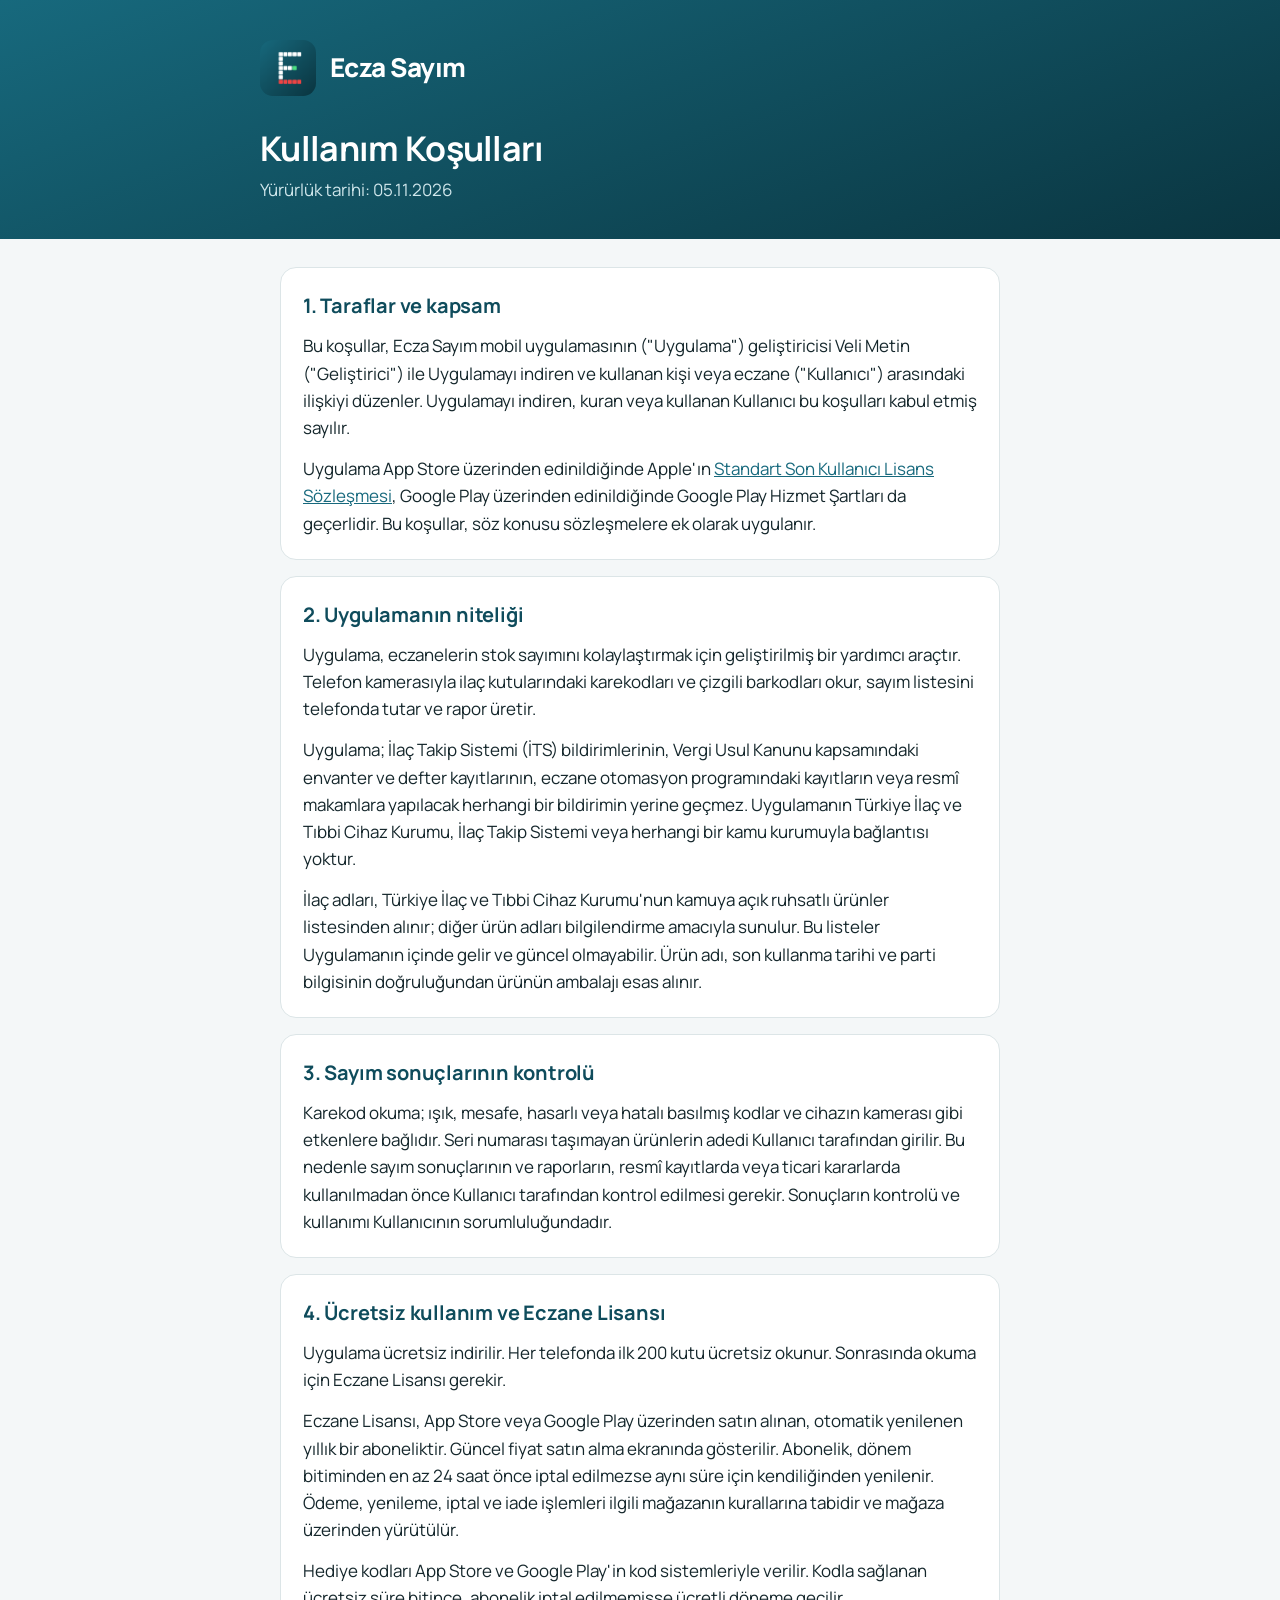
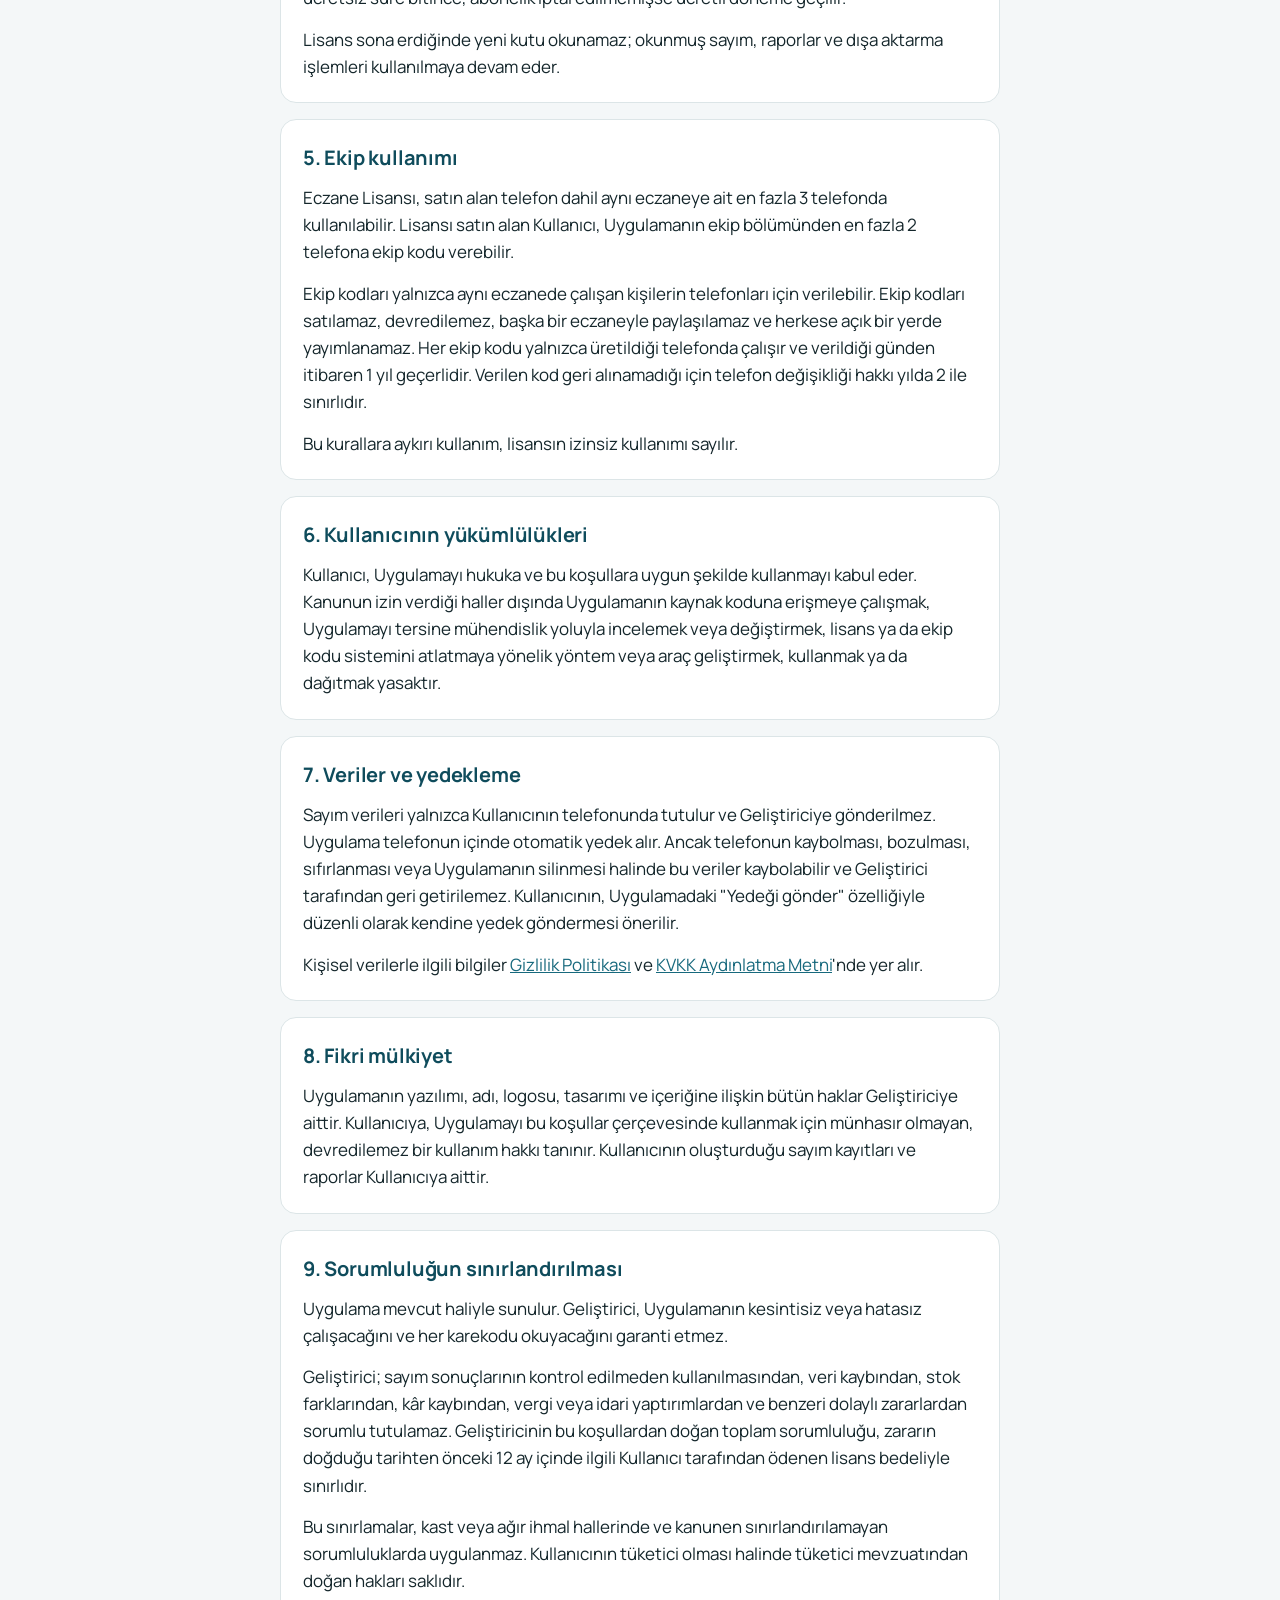
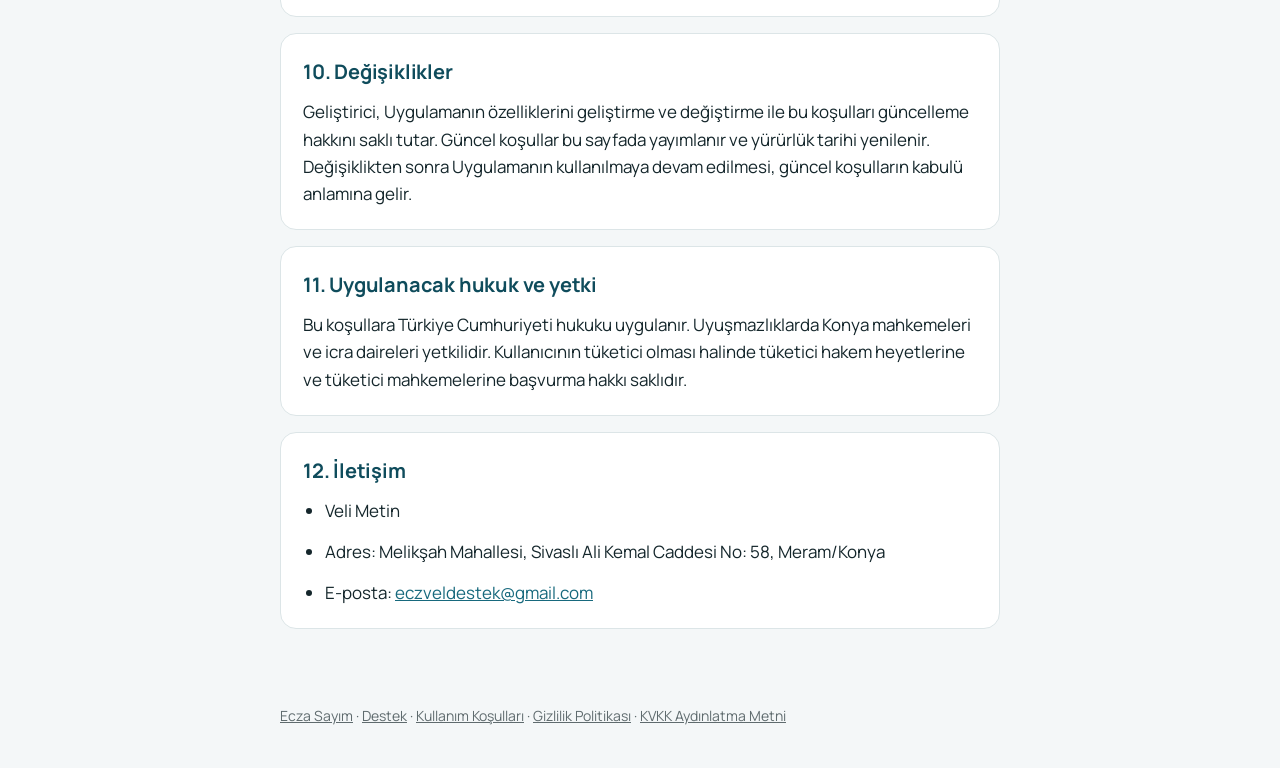
<file: kosullar.html>
<!doctype html>
<html lang="tr">
<head>
<meta charset="utf-8">
<meta name="viewport" content="width=device-width, initial-scale=1">
<title>Kullanım Koşulları · Ecza Sayım</title>
<meta name="description" content="Ecza Sayım uygulamasının kullanım koşulları.">
<link rel="icon" href="simge.png">
<link rel="preconnect" href="https://fonts.googleapis.com">
<link href="https://fonts.googleapis.com/css2?family=Manrope:wght@500;700;800&display=swap" rel="stylesheet">
<link rel="stylesheet" href="stil.css">
</head>
<body>
<header>
  <div class="ic">
    <a href="./"><img src="simge.png" alt=""><span class="ad">Ecza Sayım</span></a>
    <h1>Kullanım Koşulları</h1>
    <p>Yürürlük tarihi: 05.11.2026</p>
  </div>
</header>
<main>
  <section>
    <h2>1. Taraflar ve kapsam</h2>
    <p>Bu koşullar, Ecza Sayım mobil uygulamasının ("Uygulama") geliştiricisi Veli Metin ("Geliştirici") ile Uygulamayı indiren ve kullanan kişi veya eczane ("Kullanıcı") arasındaki ilişkiyi düzenler. Uygulamayı indiren, kuran veya kullanan Kullanıcı bu koşulları kabul etmiş sayılır.</p>
    <p>Uygulama App Store üzerinden edinildiğinde Apple'ın <a href="https://www.apple.com/legal/internet-services/itunes/dev/stdeula/">Standart Son Kullanıcı Lisans Sözleşmesi</a>, Google Play üzerinden edinildiğinde Google Play Hizmet Şartları da geçerlidir. Bu koşullar, söz konusu sözleşmelere ek olarak uygulanır.</p>
  </section>

  <section>
    <h2>2. Uygulamanın niteliği</h2>
    <p>Uygulama, eczanelerin stok sayımını kolaylaştırmak için geliştirilmiş bir yardımcı araçtır. Telefon kamerasıyla ilaç kutularındaki karekodları ve çizgili barkodları okur, sayım listesini telefonda tutar ve rapor üretir.</p>
    <p>Uygulama; İlaç Takip Sistemi (İTS) bildirimlerinin, Vergi Usul Kanunu kapsamındaki envanter ve defter kayıtlarının, eczane otomasyon programındaki kayıtların veya resmî makamlara yapılacak herhangi bir bildirimin yerine geçmez. Uygulamanın Türkiye İlaç ve Tıbbi Cihaz Kurumu, İlaç Takip Sistemi veya herhangi bir kamu kurumuyla bağlantısı yoktur.</p>
    <p>İlaç adları, Türkiye İlaç ve Tıbbi Cihaz Kurumu'nun kamuya açık ruhsatlı ürünler listesinden alınır; diğer ürün adları bilgilendirme amacıyla sunulur. Bu listeler Uygulamanın içinde gelir ve güncel olmayabilir. Ürün adı, son kullanma tarihi ve parti bilgisinin doğruluğundan ürünün ambalajı esas alınır.</p>
  </section>

  <section>
    <h2>3. Sayım sonuçlarının kontrolü</h2>
    <p>Karekod okuma; ışık, mesafe, hasarlı veya hatalı basılmış kodlar ve cihazın kamerası gibi etkenlere bağlıdır. Seri numarası taşımayan ürünlerin adedi Kullanıcı tarafından girilir. Bu nedenle sayım sonuçlarının ve raporların, resmî kayıtlarda veya ticari kararlarda kullanılmadan önce Kullanıcı tarafından kontrol edilmesi gerekir. Sonuçların kontrolü ve kullanımı Kullanıcının sorumluluğundadır.</p>
  </section>

  <section>
    <h2>4. Ücretsiz kullanım ve Eczane Lisansı</h2>
    <p>Uygulama ücretsiz indirilir. Her telefonda ilk 200 kutu ücretsiz okunur. Sonrasında okuma için Eczane Lisansı gerekir.</p>
    <p>Eczane Lisansı, App Store veya Google Play üzerinden satın alınan, otomatik yenilenen yıllık bir aboneliktir. Güncel fiyat satın alma ekranında gösterilir. Abonelik, dönem bitiminden en az 24 saat önce iptal edilmezse aynı süre için kendiliğinden yenilenir. Ödeme, yenileme, iptal ve iade işlemleri ilgili mağazanın kurallarına tabidir ve mağaza üzerinden yürütülür.</p>
    <p>Hediye kodları App Store ve Google Play'in kod sistemleriyle verilir. Kodla sağlanan ücretsiz süre bitince, abonelik iptal edilmemişse ücretli döneme geçilir.</p>
    <p>Lisans sona erdiğinde yeni kutu okunamaz; okunmuş sayım, raporlar ve dışa aktarma işlemleri kullanılmaya devam eder.</p>
  </section>

  <section>
    <h2>5. Ekip kullanımı</h2>
    <p>Eczane Lisansı, satın alan telefon dahil aynı eczaneye ait en fazla 3 telefonda kullanılabilir. Lisansı satın alan Kullanıcı, Uygulamanın ekip bölümünden en fazla 2 telefona ekip kodu verebilir.</p>
    <p>Ekip kodları yalnızca aynı eczanede çalışan kişilerin telefonları için verilebilir. Ekip kodları satılamaz, devredilemez, başka bir eczaneyle paylaşılamaz ve herkese açık bir yerde yayımlanamaz. Her ekip kodu yalnızca üretildiği telefonda çalışır ve verildiği günden itibaren 1 yıl geçerlidir. Verilen kod geri alınamadığı için telefon değişikliği hakkı yılda 2 ile sınırlıdır.</p>
    <p>Bu kurallara aykırı kullanım, lisansın izinsiz kullanımı sayılır.</p>
  </section>

  <section>
    <h2>6. Kullanıcının yükümlülükleri</h2>
    <p>Kullanıcı, Uygulamayı hukuka ve bu koşullara uygun şekilde kullanmayı kabul eder. Kanunun izin verdiği haller dışında Uygulamanın kaynak koduna erişmeye çalışmak, Uygulamayı tersine mühendislik yoluyla incelemek veya değiştirmek, lisans ya da ekip kodu sistemini atlatmaya yönelik yöntem veya araç geliştirmek, kullanmak ya da dağıtmak yasaktır.</p>
  </section>

  <section>
    <h2>7. Veriler ve yedekleme</h2>
    <p>Sayım verileri yalnızca Kullanıcının telefonunda tutulur ve Geliştiriciye gönderilmez. Uygulama telefonun içinde otomatik yedek alır. Ancak telefonun kaybolması, bozulması, sıfırlanması veya Uygulamanın silinmesi halinde bu veriler kaybolabilir ve Geliştirici tarafından geri getirilemez. Kullanıcının, Uygulamadaki "Yedeği gönder" özelliğiyle düzenli olarak kendine yedek göndermesi önerilir.</p>
    <p>Kişisel verilerle ilgili bilgiler <a href="gizlilik.html">Gizlilik Politikası</a> ve <a href="aydinlatma.html">KVKK Aydınlatma Metni</a>'nde yer alır.</p>
  </section>

  <section>
    <h2>8. Fikri mülkiyet</h2>
    <p>Uygulamanın yazılımı, adı, logosu, tasarımı ve içeriğine ilişkin bütün haklar Geliştiriciye aittir. Kullanıcıya, Uygulamayı bu koşullar çerçevesinde kullanmak için münhasır olmayan, devredilemez bir kullanım hakkı tanınır. Kullanıcının oluşturduğu sayım kayıtları ve raporlar Kullanıcıya aittir.</p>
  </section>

  <section>
    <h2>9. Sorumluluğun sınırlandırılması</h2>
    <p>Uygulama mevcut haliyle sunulur. Geliştirici, Uygulamanın kesintisiz veya hatasız çalışacağını ve her karekodu okuyacağını garanti etmez.</p>
    <p>Geliştirici; sayım sonuçlarının kontrol edilmeden kullanılmasından, veri kaybından, stok farklarından, kâr kaybından, vergi veya idari yaptırımlardan ve benzeri dolaylı zararlardan sorumlu tutulamaz. Geliştiricinin bu koşullardan doğan toplam sorumluluğu, zararın doğduğu tarihten önceki 12 ay içinde ilgili Kullanıcı tarafından ödenen lisans bedeliyle sınırlıdır.</p>
    <p>Bu sınırlamalar, kast veya ağır ihmal hallerinde ve kanunen sınırlandırılamayan sorumluluklarda uygulanmaz. Kullanıcının tüketici olması halinde tüketici mevzuatından doğan hakları saklıdır.</p>
  </section>

  <section>
    <h2>10. Değişiklikler</h2>
    <p>Geliştirici, Uygulamanın özelliklerini geliştirme ve değiştirme ile bu koşulları güncelleme hakkını saklı tutar. Güncel koşullar bu sayfada yayımlanır ve yürürlük tarihi yenilenir. Değişiklikten sonra Uygulamanın kullanılmaya devam edilmesi, güncel koşulların kabulü anlamına gelir.</p>
  </section>

  <section>
    <h2>11. Uygulanacak hukuk ve yetki</h2>
    <p>Bu koşullara Türkiye Cumhuriyeti hukuku uygulanır. Uyuşmazlıklarda Konya mahkemeleri ve icra daireleri yetkilidir. Kullanıcının tüketici olması halinde tüketici hakem heyetlerine ve tüketici mahkemelerine başvurma hakkı saklıdır.</p>
  </section>

  <section>
    <h2>12. İletişim</h2>
    <ul>
      <li>Veli Metin</li>
      <li>Adres: Melikşah Mahallesi, Sivaslı Ali Kemal Caddesi No: 58, Meram/Konya</li>
      <li>E-posta: <a href="mailto:eczveldestek@gmail.com">eczveldestek@gmail.com</a></li>
    </ul>
  </section>
</main>
<footer><a href="./">Ecza Sayım</a> · <a href="destek.html">Destek</a> · <a href="kosullar.html">Kullanım Koşulları</a> · <a href="gizlilik.html">Gizlilik Politikası</a> · <a href="aydinlatma.html">KVKK Aydınlatma Metni</a></footer>
</body>
</html>
</file>
<file: stil.css>
:root { --petrol: #0F4C5C; --petrol-acik: #17697D; --zemin: #F4F7F8; --kart: #FFFFFF; --yazi: #14262B; --soluk: #5F6B6E; --cizgi: #DCE5E7; --yesil: #22C55E; }
* { box-sizing: border-box; }
html { -webkit-text-size-adjust: 100%; }
body { margin: 0; background: var(--zemin); color: var(--yazi); font: 17px/1.6 Manrope, -apple-system, "Segoe UI", Roboto, sans-serif; }
header { background: linear-gradient(160deg, #17697D 0%, #0A3540 100%); color: #fff; padding: 40px 20px 36px; }
header .ic, main { max-width: 760px; margin: 0 auto; }
header a { color: #fff; text-decoration: none; display: inline-flex; align-items: center; gap: 14px; }
header img { width: 56px; height: 56px; border-radius: 13px; }
header .ad { font-size: 26px; font-weight: 800; letter-spacing: -0.02em; }
header h1 { margin: 26px 0 0; font-size: 34px; line-height: 1.15; letter-spacing: -0.02em; }
header p { margin: 8px 0 0; color: #CFE6EB; }
main { padding: 28px 20px 60px; }
section { background: var(--kart); border: 1px solid var(--cizgi); border-radius: 16px; padding: 22px 22px 8px; margin-bottom: 16px; }
h2 { font-size: 20px; margin: 0 0 10px; color: var(--petrol); letter-spacing: -0.01em; }
h3 { font-size: 17px; margin: 18px 0 4px; }
p, li { margin: 0 0 14px; }
ul { padding-left: 22px; margin: 0 0 14px; }
a { color: var(--petrol-acik); }
.not { color: var(--soluk); font-size: 15px; }
.dugme { display: inline-block; background: var(--petrol); color: #fff; text-decoration: none; padding: 12px 20px; border-radius: 12px; font-weight: 700; margin: 4px 8px 14px 0; }
footer { max-width: 760px; margin: 0 auto; padding: 0 20px 40px; color: var(--soluk); font-size: 14px; }
footer a { color: var(--soluk); }
.eksik { background: #FEF3C7; color: #92400E; padding: 1px 6px; border-radius: 6px; font-weight: 700; }
</file>
